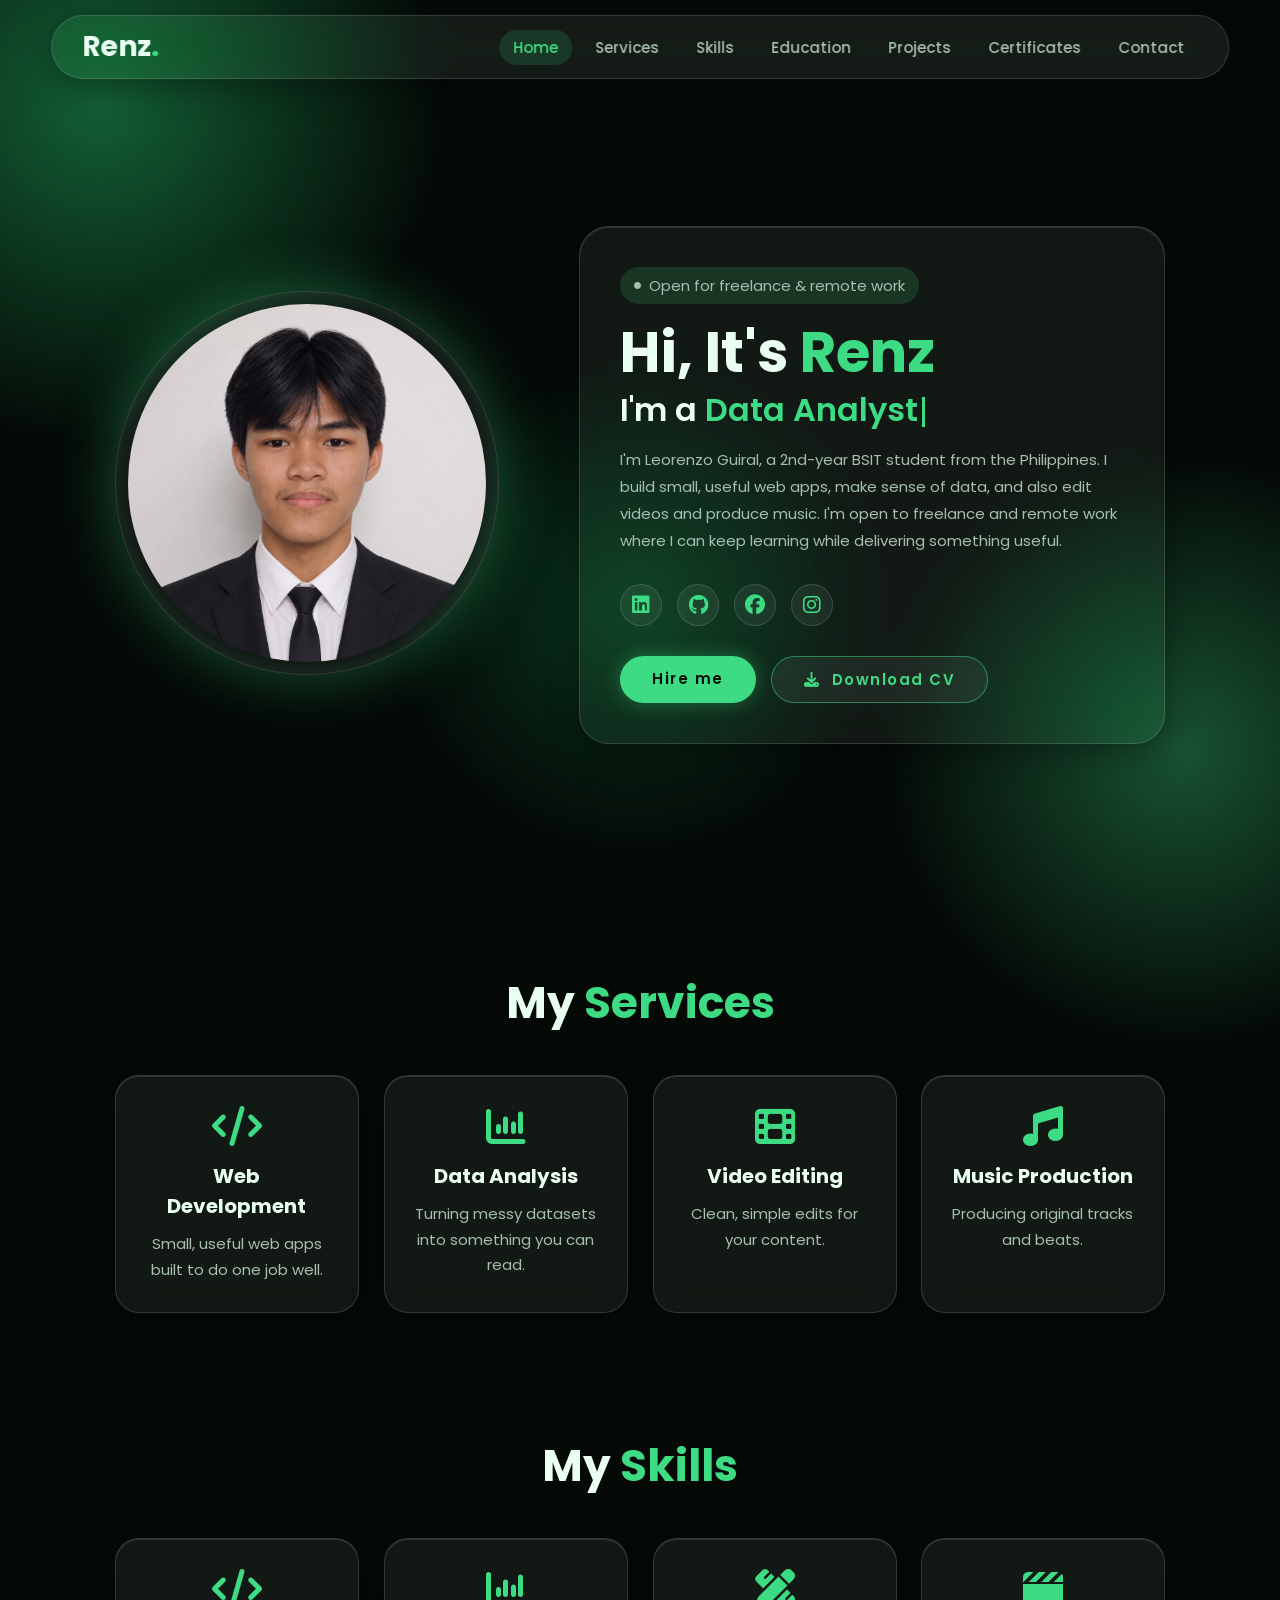
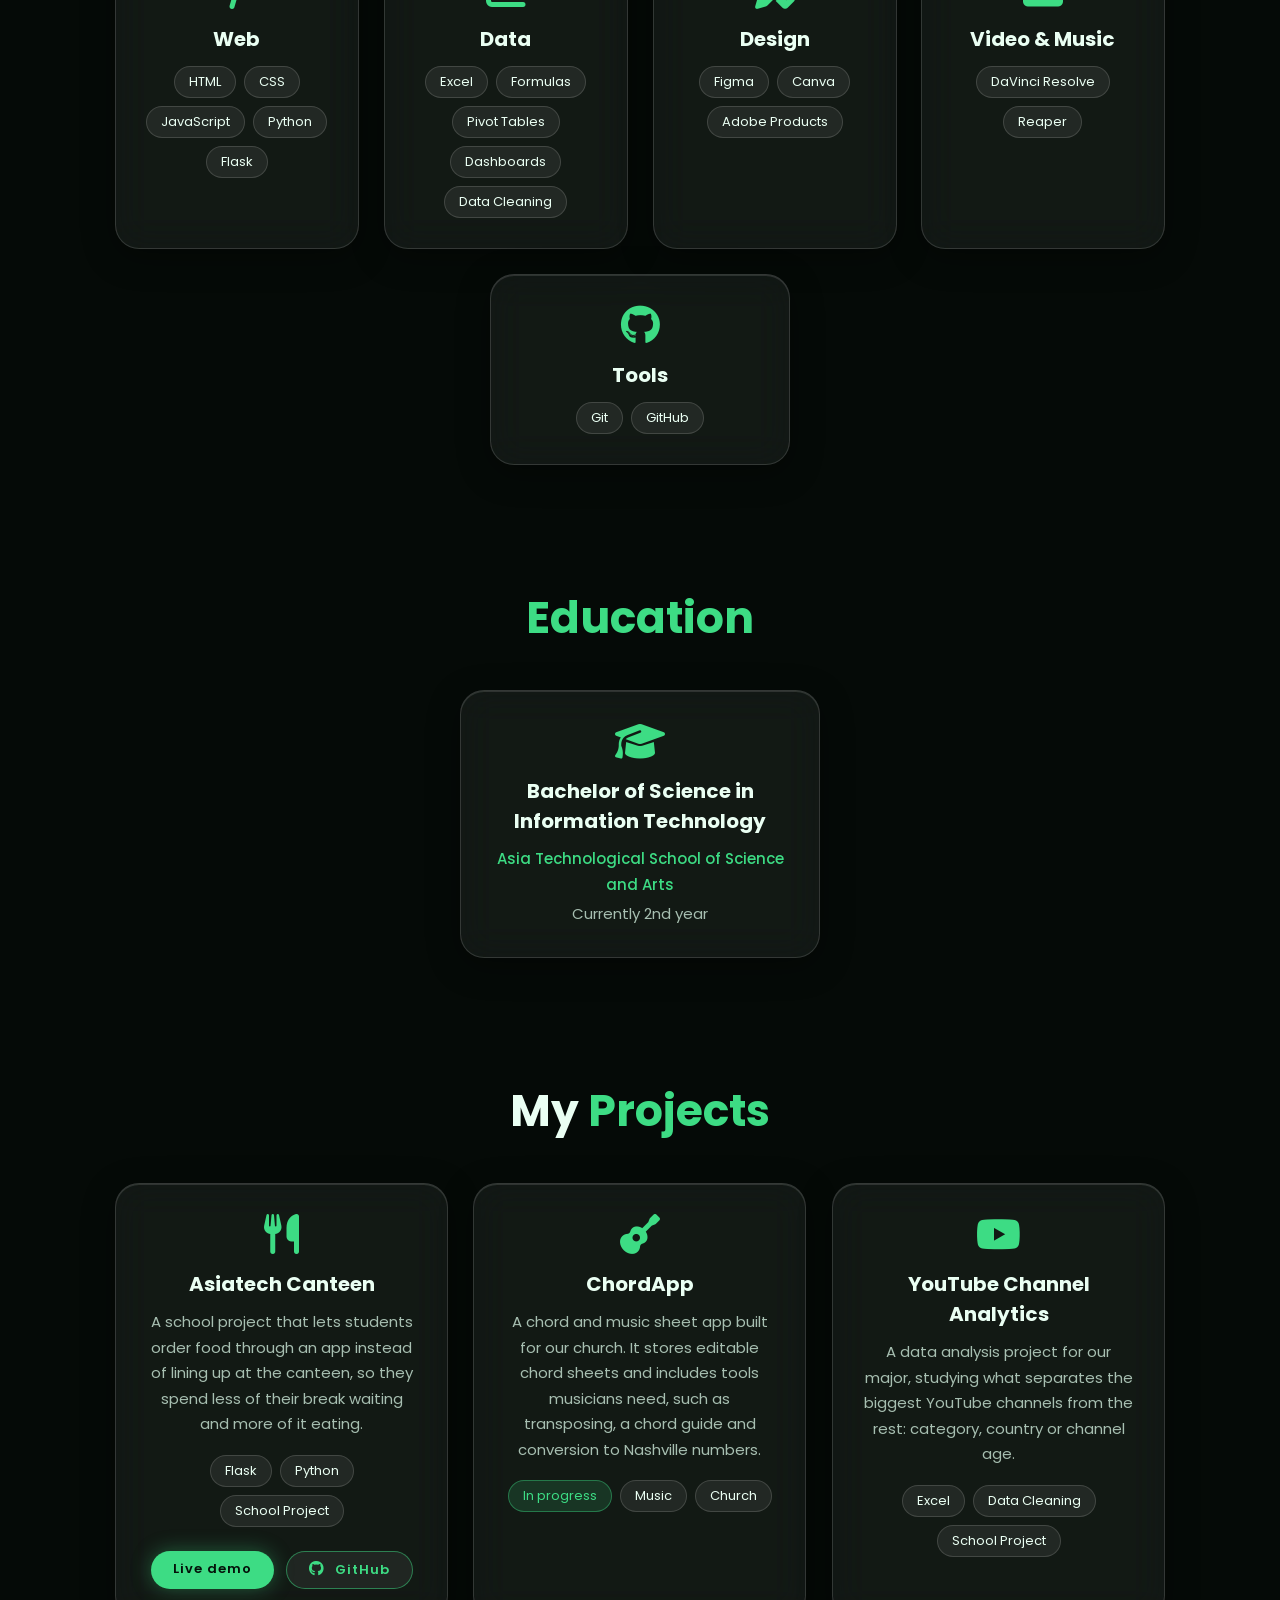
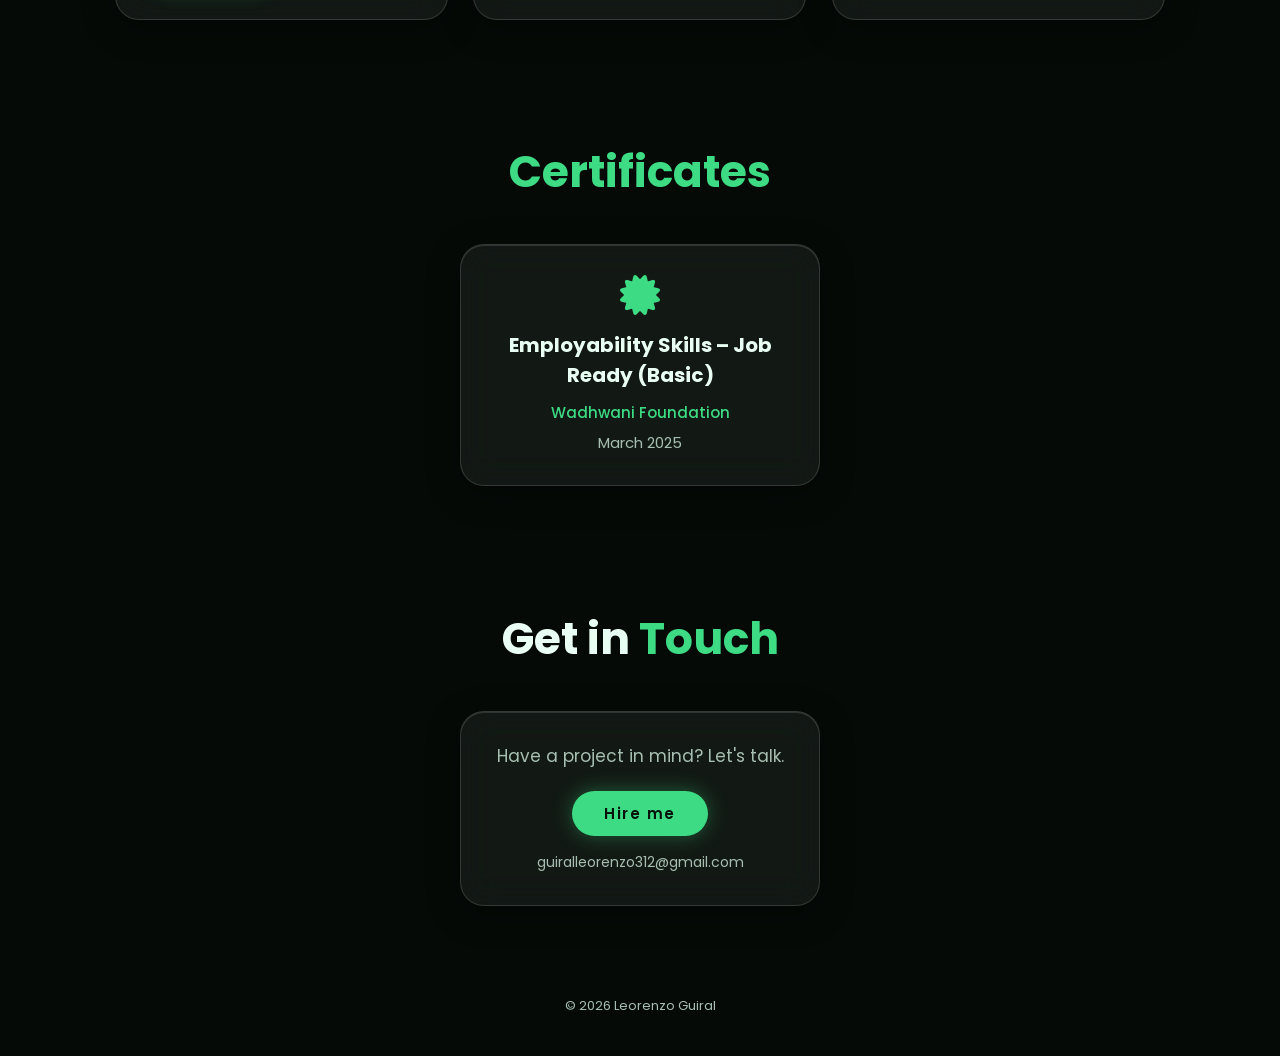
<file: index.html>
<!DOCTYPE html>
<html lang="en">
<head>
    <meta charset="UTF-8">
    <meta name="viewport" content="width=device-width, initial-scale=1.0">
    <link rel="stylesheet" href="https://cdnjs.cloudflare.com/ajax/libs/font-awesome/6.5.2/css/all.min.css">
    <link rel="stylesheet" href="style.css">
    <title>Renz | Portfolio</title>
</head>
<body>
    <div class="blob blob-1"></div>
    <div class="blob blob-2"></div>
    <div class="blob blob-3"></div>

    <header>
        <a href="#home" class="logo">Renz<span>.</span></a>

        <nav id="navbar">
            <a href="#home" class="active">Home</a>
            <a href="#services">Services</a>
            <a href="#skills">Skills</a>
            <a href="#education">Education</a>
            <a href="#projects">Projects</a>
            <a href="#certificates">Certificates</a>
            <a href="#contact">Contact</a>
        </nav>

        <button class="menu-btn" id="menu-btn" aria-label="Toggle menu"><i class="fa-solid fa-bars"></i></button>
    </header>

    <section class="home" id="home">
        <div class="home-img">
            <img src="main.jpg" alt="Leorenzo Guiral">
        </div>
        <div class="home-content glass">
            <p class="eyebrow"><i class="fa-solid fa-circle"></i> Open for freelance &amp; remote work</p>
            <h1>Hi, It's <span>Renz</span></h1>
            <h3 class="typing-text">I'm a <span id="typing"></span><i class="cursor"></i></h3>
            <p>I'm Leorenzo Guiral, a 2nd-year BSIT student from the Philippines. I build small, useful web apps, make sense of data, and also edit videos and produce music. I'm open to freelance and remote work where I can keep learning while delivering something useful.</p>
            <div class="social-icons">
                <a href="https://www.linkedin.com/in/leorenzo-guiral/" target="_blank" rel="noopener" aria-label="LinkedIn"><i class="fa-brands fa-linkedin"></i></a>
                <a href="https://github.com/leorenzo1" target="_blank" rel="noopener" aria-label="GitHub"><i class="fa-brands fa-github"></i></a>
                <a href="https://www.facebook.com/renziie312/" target="_blank" rel="noopener" aria-label="Facebook"><i class="fa-brands fa-facebook"></i></a>
                <a href="https://www.instagram.com/r3nziie/" target="_blank" rel="noopener" aria-label="Instagram"><i class="fa-brands fa-instagram"></i></a>
            </div>
            <div class="hero-btns">
                <a href="#" class="btn hire-btn">Hire me</a>
                <a href="Leorenzo_Guiral_Resume.pdf" download="Leorenzo Guiral Resume.pdf" class="btn btn-outline"><i class="fa-solid fa-download"></i> Download CV</a>
            </div>
        </div>
    </section>

    <section id="services">
        <h2 class="heading">My <span>Services</span></h2>
        <div class="cards">
            <div class="card glass">
                <i class="fa-solid fa-code"></i>
                <h4>Web Development</h4>
                <p>Small, useful web apps built to do one job well.</p>
            </div>
            <div class="card glass">
                <i class="fa-solid fa-chart-column"></i>
                <h4>Data Analysis</h4>
                <p>Turning messy datasets into something you can read.</p>
            </div>
            <div class="card glass">
                <i class="fa-solid fa-film"></i>
                <h4>Video Editing</h4>
                <p>Clean, simple edits for your content.</p>
            </div>
            <div class="card glass">
                <i class="fa-solid fa-music"></i>
                <h4>Music Production</h4>
                <p>Producing original tracks and beats.</p>
            </div>
        </div>
    </section>

    <section id="skills">
        <h2 class="heading">My <span>Skills</span></h2>
        <div class="cards">
            <div class="card glass skill-card">
                <i class="fa-solid fa-code"></i>
                <h4>Web</h4>
                <div class="chips">
                    <span>HTML</span><span>CSS</span><span>JavaScript</span><span>Python</span><span>Flask</span>
                </div>
            </div>
            <div class="card glass skill-card">
                <i class="fa-solid fa-chart-column"></i>
                <h4>Data</h4>
                <div class="chips">
                    <span>Excel</span><span>Formulas</span><span>Pivot Tables</span><span>Dashboards</span><span>Data Cleaning</span>
                </div>
            </div>
            <div class="card glass skill-card">
                <i class="fa-solid fa-pen-ruler"></i>
                <h4>Design</h4>
                <div class="chips">
                    <span>Figma</span><span>Canva</span><span>Adobe Products</span>
                </div>
            </div>
            <div class="card glass skill-card">
                <i class="fa-solid fa-clapperboard"></i>
                <h4>Video &amp; Music</h4>
                <div class="chips">
                    <span>DaVinci Resolve</span><span>Reaper</span>
                </div>
            </div>
            <div class="card glass skill-card">
                <i class="fa-brands fa-github"></i>
                <h4>Tools</h4>
                <div class="chips">
                    <span>Git</span><span>GitHub</span>
                </div>
            </div>
        </div>
    </section>

    <section id="education">
        <h2 class="heading"><span>Education</span></h2>
        <div class="cards">
            <div class="card glass">
                <i class="fa-solid fa-graduation-cap"></i>
                <h4>Bachelor of Science in Information Technology</h4>
                <p class="school">Asia Technological School of Science and Arts</p>
                <p>Currently 2nd year</p>
            </div>
        </div>
    </section>

    <section id="projects">
        <h2 class="heading">My <span>Projects</span></h2>
        <div class="cards">
            <div class="card glass project-card">
                <i class="fa-solid fa-utensils"></i>
                <h4>Asiatech Canteen</h4>
                <p>A school project that lets students order food through an app instead of lining up at the canteen, so they spend less of their break waiting and more of it eating.</p>
                <div class="chips"><span>Flask</span><span>Python</span><span>School Project</span></div>
                <div class="project-links">
                    <a href="https://renziie.pythonanywhere.com" target="_blank" rel="noopener" class="btn btn-sm">Live demo</a>
                    <a href="https://github.com/leorenzo1/Asiatech-Canteen" target="_blank" rel="noopener" class="btn btn-sm btn-outline"><i class="fa-brands fa-github"></i> GitHub</a>
                </div>
            </div>
            <div class="card glass project-card">
                <i class="fa-solid fa-guitar"></i>
                <h4>ChordApp</h4>
                <p>A chord and music sheet app built for our church. It stores editable chord sheets and includes tools musicians need, such as transposing, a chord guide and conversion to Nashville numbers.</p>
                <div class="chips"><span class="status">In progress</span><span>Music</span><span>Church</span></div>
            </div>
            <div class="card glass project-card">
                <i class="fa-brands fa-youtube"></i>
                <h4>YouTube Channel Analytics</h4>
                <p>A data analysis project for our major, studying what separates the biggest YouTube channels from the rest: category, country or channel age.</p>
                <div class="chips"><span>Excel</span><span>Data Cleaning</span><span>School Project</span></div>
            </div>
        </div>
    </section>

    <section id="certificates">
        <h2 class="heading"><span>Certificates</span></h2>
        <div class="cards">
            <div class="card glass">
                <i class="fa-solid fa-certificate"></i>
                <h4>Employability Skills &ndash; Job Ready (Basic)</h4>
                <p class="school">Wadhwani Foundation</p>
                <p>March 2025</p>
            </div>
        </div>
    </section>

    <section id="contact">
        <h2 class="heading">Get in <span>Touch</span></h2>
        <div class="cards">
            <div class="card glass contact-card">
                <p>Have a project in mind? Let's talk.</p>
                <a href="#" class="btn hire-btn">Hire me</a>
                <p class="email-text">guiralleorenzo312@gmail.com</p>
            </div>
        </div>
    </section>

    <footer>
        <p>&copy; 2026 Leorenzo Guiral</p>
    </footer>

    <div class="modal" id="hire-modal" aria-hidden="true">
        <div class="modal-box glass">
            <button class="modal-close" id="modal-close" aria-label="Close"><i class="fa-solid fa-xmark"></i></button>
            <h2>Let's work <span>together</span></h2>
            <p class="modal-sub">Fill this in and I'll prepare the email for you.</p>
            <form id="hire-form">
                <input type="text" id="f-name" placeholder="Your name" required>
                <input type="email" id="f-email" placeholder="Your email" required>
                <select id="f-service">
                    <option>Web Development</option>
                    <option>Data Analysis</option>
                    <option>Video Editing</option>
                    <option>Music Production</option>
                    <option>Something else</option>
                </select>
                <textarea id="f-message" rows="5" placeholder="Tell me about your project" required></textarea>
                <input type="text" id="f-gotcha" name="_gotcha" tabindex="-1" autocomplete="off" class="hp">
                <button type="submit" class="btn" id="send-btn">Open in Gmail</button>
                <p id="form-status" class="form-status"></p>
                <a href="#" id="mail-app" class="alt-link">or use my default mail app</a>
            </form>
        </div>
    </div>

    <script src="script.js"></script>
</body>
</html>
</file>
<file: style.css>
@import url('https://fonts.googleapis.com/css2?family=Poppins:wght@100;200;300;400;500;600;700&display=swap');

:root{
    --green: #3ddc84;
    --green-soft: rgba(61, 220, 132, 0.15);
    --bg: #050a07;
    --glass: rgba(255, 255, 255, 0.06);
    --glass-border: rgba(255, 255, 255, 0.14);
    --text: #eafff3;
    --muted: #a7bfb1;
}

*{
    margin: 0;
    padding: 0;
    box-sizing: border-box;
    text-decoration: none;
    border: none;
    outline: none;
    font-family: 'Poppins', sans-serif;
}

html{
    font-size: 62.5%;
    scroll-behavior: smooth;
    scroll-padding-top: 9rem;
}

body{
    width: 100%;
    min-height: 100vh;
    background-color: var(--bg);
    color: var(--text);
    overflow-x: hidden;
}

/* background glow blobs (gives the glass something to blur) */
.blob{
    position: fixed;
    border-radius: 50%;
    z-index: -1;
    pointer-events: none;
}
.blob-1{ width: 70rem; height: 70rem; top: -25rem; left: -25rem; background: radial-gradient(circle, rgba(31, 166, 90, 0.55) 0%, transparent 70%); }
.blob-2{ width: 60rem; height: 60rem; bottom: -15rem; right: -20rem; background: radial-gradient(circle, rgba(61, 220, 132, 0.35) 0%, transparent 70%); }
.blob-3{ width: 50rem; height: 50rem; top: 40%; left: 30%; background: radial-gradient(circle, rgba(14, 107, 58, 0.45) 0%, transparent 70%); }

/* reusable glass look */
.glass{
    background: var(--glass);
    border: 1px solid var(--glass-border);
    backdrop-filter: blur(18px) saturate(140%);
    -webkit-backdrop-filter: blur(18px) saturate(140%);
    box-shadow: 0 8px 32px rgba(0, 0, 0, 0.35), inset 0 1px 0 rgba(255, 255, 255, 0.12);
}

header{
    position: fixed;
    top: 1.5rem;
    left: 50%;
    transform: translateX(-50%);
    width: min(120rem, 92%);
    padding: 1rem 3rem;
    display: flex;
    justify-content: space-between;
    align-items: center;
    border-radius: 5rem;
    background: rgba(255, 255, 255, 0.07);
    border: 1px solid var(--glass-border);
    backdrop-filter: blur(20px) saturate(150%);
    -webkit-backdrop-filter: blur(20px) saturate(150%);
    box-shadow: 0 8px 32px rgba(0, 0, 0, 0.35);
    z-index: 100;
}

.logo{
    font-size: 2.8rem;
    color: var(--text);
    font-weight: 700;
    transition: 0.3s ease;
}
.logo span{ color: var(--green); }
.logo:hover{ transform: scale(1.08); }

nav a{
    font-size: 1.5rem;
    color: var(--muted);
    margin-left: 0.6rem;
    padding: 0.7rem 1.4rem;
    border-radius: 3rem;
    font-weight: 500;
    transition: 0.3s ease;
}
nav a:hover,
nav a.active{
    color: var(--green);
    background: var(--green-soft);
}

.menu-btn{
    display: none;
    background: transparent;
    color: var(--text);
    font-size: 2.4rem;
    cursor: pointer;
}

section{
    min-height: 100vh;
    padding: 12rem 9% 5rem;
}

/* HOME */
.home{
    display: flex;
    justify-content: center;
    align-items: center;
    gap: 8rem;
}

.home-img img{
    width: 30vw;
    min-width: 26rem;
    aspect-ratio: 1;
    object-fit: cover;
    border-radius: 50%;
    border: 1px solid var(--glass-border);
    padding: 1.2rem;
    background: var(--glass);
    box-shadow: 0 0 60px rgba(61, 220, 132, 0.35), inset 0 0 20px rgba(61, 220, 132, 0.15);
    transition: 0.4s ease;
}
.home-img img:hover{
    transform: scale(1.03);
    box-shadow: 0 0 90px rgba(61, 220, 132, 0.55);
}

.home-content{
    max-width: 62rem;
    padding: 4rem;
    border-radius: 3rem;
}

.eyebrow{
    display: inline-flex;
    align-items: center;
    gap: 0.8rem;
    font-size: 1.3rem;
    color: var(--green);
    background: var(--green-soft);
    padding: 0.5rem 1.4rem;
    border-radius: 3rem;
    margin-bottom: 1.5rem;
}
.eyebrow i{ font-size: 0.7rem; animation: pulse 1.8s infinite; }

.home-content h1{
    font-size: 5.6rem;
    font-weight: 700;
    line-height: 1.2;
}

span{ color: var(--green); }

.home-content h3{
    font-size: 3.2rem;
    margin-bottom: 1.2rem;
    font-weight: 600;
    min-height: 4.5rem;
}

.cursor{
    display: inline-block;
    width: 3px;
    height: 3rem;
    background: var(--green);
    margin-left: 4px;
    vertical-align: middle;
    animation: blink 0.7s infinite;
}

.home-content p{
    font-size: 1.5rem;
    line-height: 1.8;
    color: var(--muted);
}

.social-icons a{
    display: inline-flex;
    justify-content: center;
    align-items: center;
    width: 4.2rem;
    height: 4.2rem;
    background: var(--glass);
    border: 1px solid var(--glass-border);
    font-size: 2rem;
    border-radius: 50%;
    margin: 3rem 1.2rem 3rem 0;
    transition: 0.3s ease;
    color: var(--green);
}
.social-icons a:hover{
    color: #04120a;
    background: var(--green);
    transform: translateY(-5px);
    box-shadow: 0 0 25px rgba(61, 220, 132, 0.7);
}

.btn{
    display: inline-block;
    padding: 1.1rem 3.2rem;
    background: var(--green);
    border-radius: 4rem;
    font-size: 1.5rem;
    color: #04120a;
    letter-spacing: 0.15rem;
    font-weight: 600;
    transition: 0.3s ease;
    cursor: pointer;
    box-shadow: 0 0 20px rgba(61, 220, 132, 0.35);
}
.btn:hover{
    transform: translateY(-3px);
    box-shadow: 0 0 35px rgba(61, 220, 132, 0.7);
}

/* OTHER SECTIONS */
section:not(.home){
    min-height: auto;
    padding-top: 7rem;
}

.heading{
    text-align: center;
    font-size: 4.4rem;
    font-weight: 700;
    margin-bottom: 4rem;
}

.cards{
    display: flex;
    flex-wrap: wrap;
    justify-content: center;
    gap: 2.5rem;
}

.card{
    flex: 1 1 28rem;
    max-width: 36rem;
    padding: 3rem;
    border-radius: 2.4rem;
    text-align: center;
    transition: 0.35s ease;
    will-change: transform;
    transform: translateZ(0);
    backface-visibility: hidden;
}
.card:hover{
    transform: translateY(-8px) translateZ(0);
    border-color: rgba(61, 220, 132, 0.5);
    box-shadow: 0 12px 40px rgba(0, 0, 0, 0.4), 0 0 30px rgba(61, 220, 132, 0.2);
}
.card i{
    font-size: 4rem;
    color: var(--green);
    margin-bottom: 1.5rem;
}
.card h4{
    font-size: 2rem;
    margin-bottom: 1rem;
}
.card p{
    font-size: 1.5rem;
    line-height: 1.7;
    color: var(--muted);
}

.placeholder{ border-style: dashed; }
.placeholder i{ font-size: 2.6rem; opacity: 0.7; }

.contact-card p{ margin-bottom: 2rem; font-size: 1.7rem; }

footer{
    text-align: center;
    padding: 4rem 0;
    font-size: 1.3rem;
    color: var(--muted);
}

@keyframes blink{ 50%{ opacity: 0; } }
@keyframes pulse{ 50%{ opacity: 0.3; } }

/* RESPONSIVE */
@media (max-width: 1000px){
    .home{ gap: 4rem; }
}

@media (max-width: 995px){
    .menu-btn{ display: block; }

    nav{
        position: absolute;
        display: none;
        top: 120%;
        right: 0;
        width: 70%;
        padding: 1.5rem;
        border-radius: 2.4rem;
        background: rgba(10, 20, 14, 0.75);
        border: 1px solid var(--glass-border);
        backdrop-filter: blur(20px);
        -webkit-backdrop-filter: blur(20px);
    }
    nav.open{ display: block; }
    nav a{
        display: block;
        font-size: 1.8rem;
        margin: 0.4rem 0;
        padding: 1.2rem 1.6rem;
    }

    .home{
        flex-direction: column;
        padding-top: 12rem;
    }
    .home-img img{ width: 60vw; }
    .home-content{ padding: 3rem 2.4rem; }
    .home-content h1{ font-size: 4.4rem; }
    .home-content h3{ font-size: 2.4rem; }
    .cursor{ height: 2.2rem; }
}

.email-text{
    margin-top: 1.5rem;
    margin-bottom: 0 !important;
    font-size: 1.4rem !important;
}

/* services: 4 cards fit in one row on wide screens */
#services .card{
    flex: 1 1 22rem;
    max-width: 25rem;
}

/* HIRE ME MODAL */
.modal{
    position: fixed;
    inset: 0;
    display: none;
    justify-content: center;
    align-items: center;
    padding: 2rem;
    background: rgba(0, 0, 0, 0.55);
    backdrop-filter: blur(6px);
    -webkit-backdrop-filter: blur(6px);
    z-index: 200;
}
.modal.open{ display: flex; }

.modal-box{
    position: relative;
    width: min(52rem, 100%);
    max-height: 90vh;
    overflow-y: auto;
    padding: 4rem 3.5rem;
    border-radius: 3rem;
    background: rgba(15, 30, 22, 0.7);
}
.modal-box h2{ font-size: 3.2rem; margin-bottom: 0.5rem; }
.modal-sub{ font-size: 1.4rem; color: var(--muted); margin-bottom: 2.5rem; }

.modal-close{
    position: absolute;
    top: 1.8rem;
    right: 2rem;
    background: transparent;
    color: var(--muted);
    font-size: 2.2rem;
    cursor: pointer;
    transition: 0.3s ease;
}
.modal-close:hover{ color: var(--green); }

#hire-form{ display: flex; flex-direction: column; gap: 1.4rem; }

#hire-form input,
#hire-form select,
#hire-form textarea{
    width: 100%;
    padding: 1.3rem 1.8rem;
    font-size: 1.5rem;
    color: var(--text);
    background: rgba(255, 255, 255, 0.07);
    border: 1px solid var(--glass-border);
    border-radius: 1.4rem;
    transition: 0.3s ease;
    resize: vertical;
}
#hire-form select option{ background: #0b1a12; color: var(--text); }
#hire-form input:focus,
#hire-form select:focus,
#hire-form textarea:focus{
    border-color: var(--green);
    box-shadow: 0 0 0 3px var(--green-soft);
}
#hire-form ::placeholder{ color: #7d968a; }

#hire-form .btn{ align-self: flex-start; }

.alt-link{
    font-size: 1.3rem;
    color: var(--muted);
    transition: 0.3s ease;
}
.alt-link:hover{ color: var(--green); }

/* SKILLS + PROJECTS */
.chips{
    display: flex;
    flex-wrap: wrap;
    justify-content: center;
    gap: 0.8rem;
    margin-top: 1.2rem;
}
.chips span{
    font-size: 1.3rem;
    color: var(--text);
    padding: 0.5rem 1.4rem;
    border-radius: 3rem;
    background: rgba(255, 255, 255, 0.07);
    border: 1px solid var(--glass-border);
}
.chips span.status{
    color: var(--green);
    background: var(--green-soft);
    border-color: rgba(61, 220, 132, 0.4);
}

#skills .card{
    flex: 1 1 24rem;
    max-width: 30rem;
}

#projects .card{
    flex: 1 1 30rem;
    max-width: 38rem;
}
.project-card{
    display: flex;
    flex-direction: column;
    align-items: center;
}
.project-card .chips{ margin-top: 1.8rem; }
.project-links{ margin-top: 2.4rem; }

.btn-sm{
    padding: 0.8rem 2.2rem;
    font-size: 1.3rem;
    letter-spacing: 0.1rem;
}

/* HERO BUTTONS + CV DOWNLOAD */
.hero-btns{
    display: flex;
    flex-wrap: wrap;
    gap: 1.5rem;
}
.btn-outline{
    background: var(--glass);
    color: var(--green);
    border: 1px solid rgba(61, 220, 132, 0.5);
    box-shadow: none;
}
.btn-outline i{ margin-right: 0.6rem; }
.btn-outline:hover{
    background: var(--green-soft);
    box-shadow: 0 0 25px rgba(61, 220, 132, 0.35);
}

.card .school{
    color: var(--green);
    font-weight: 500;
    margin-bottom: 0.4rem;
}

/* FORM EXTRAS */
.hp{
    position: absolute;
    left: -9999px;
    width: 1px;
    height: 1px;
    opacity: 0;
}
.form-status{
    font-size: 1.4rem;
    min-height: 2rem;
}
.form-status.ok{ color: var(--green); }
.form-status.error{ color: #ff7a7a; }
#send-btn:disabled{ opacity: 0.6; cursor: wait; }

.project-links{
    display: flex;
    flex-wrap: wrap;
    justify-content: center;
    gap: 1.2rem;
}
.project-card .project-links .btn-outline i{
    font-size: 1.5rem;
    margin: 0 0.6rem 0 0;
    color: inherit;
}
</file>
